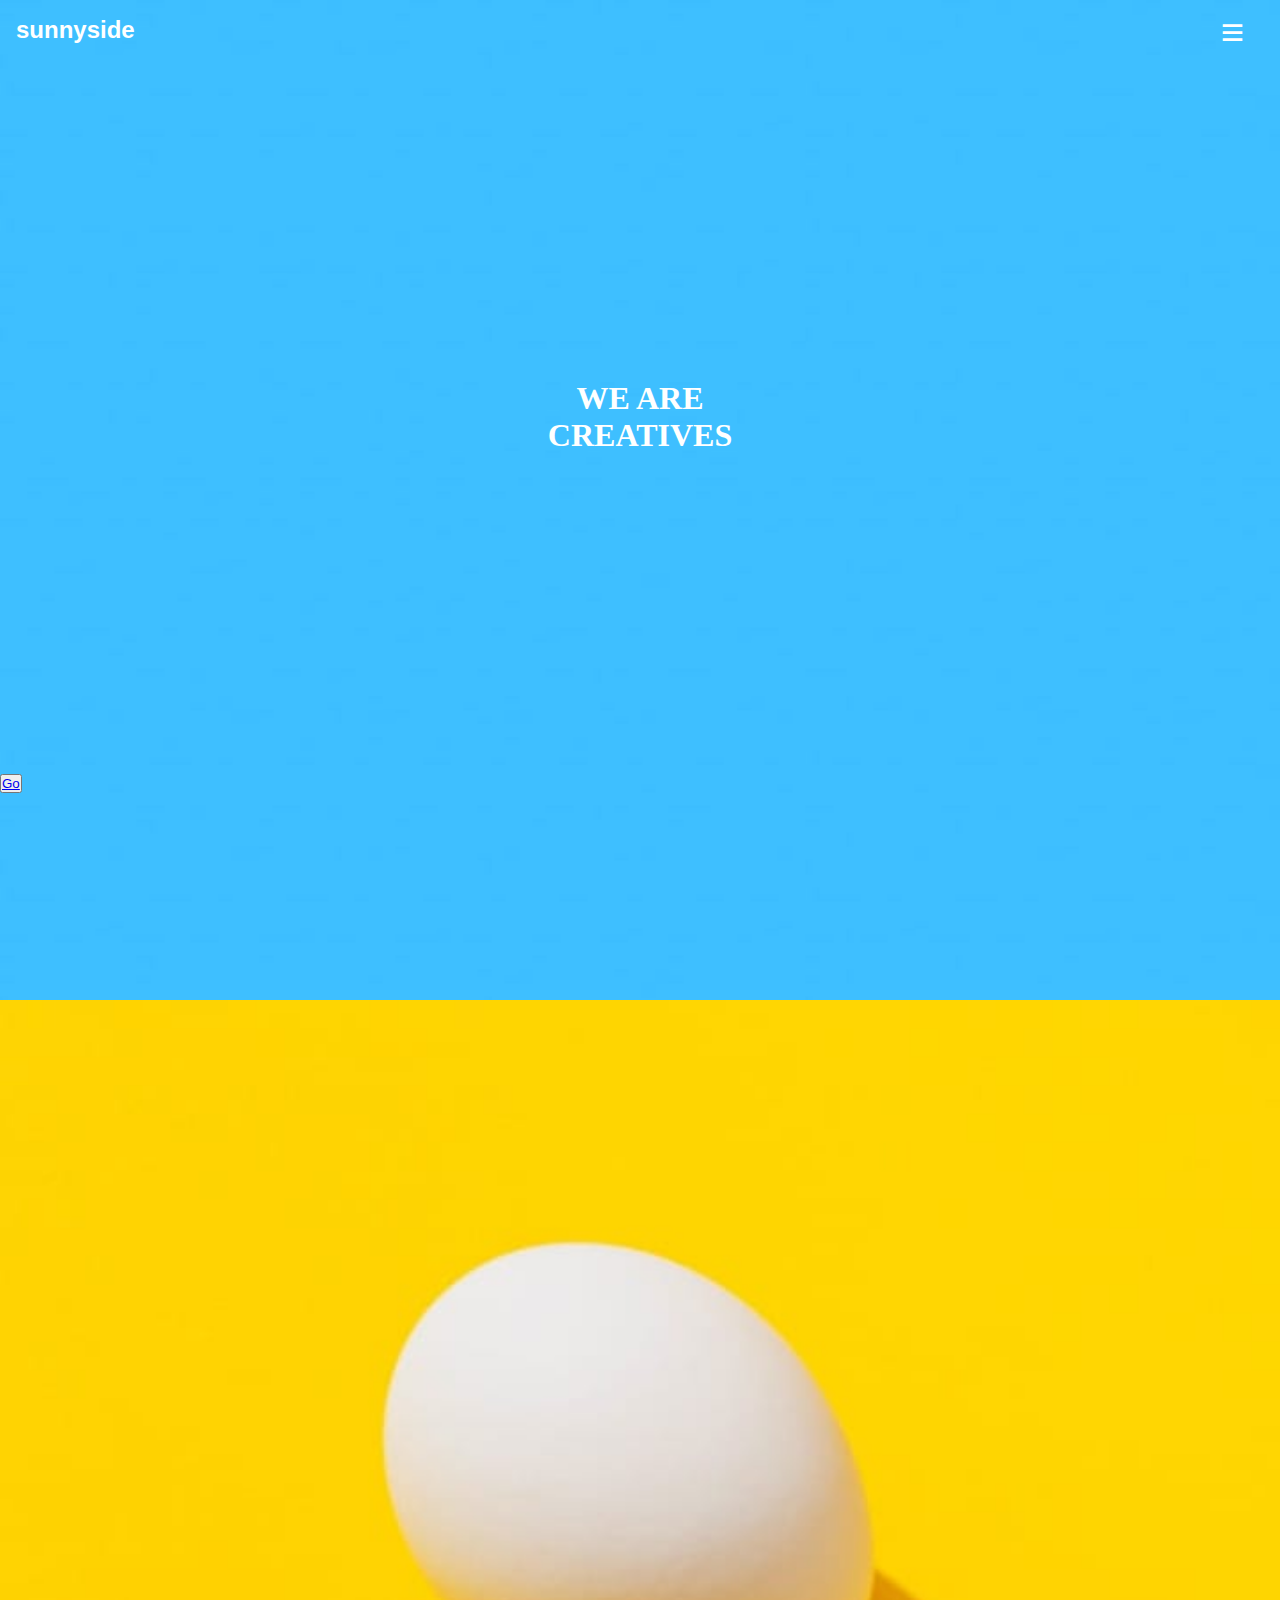
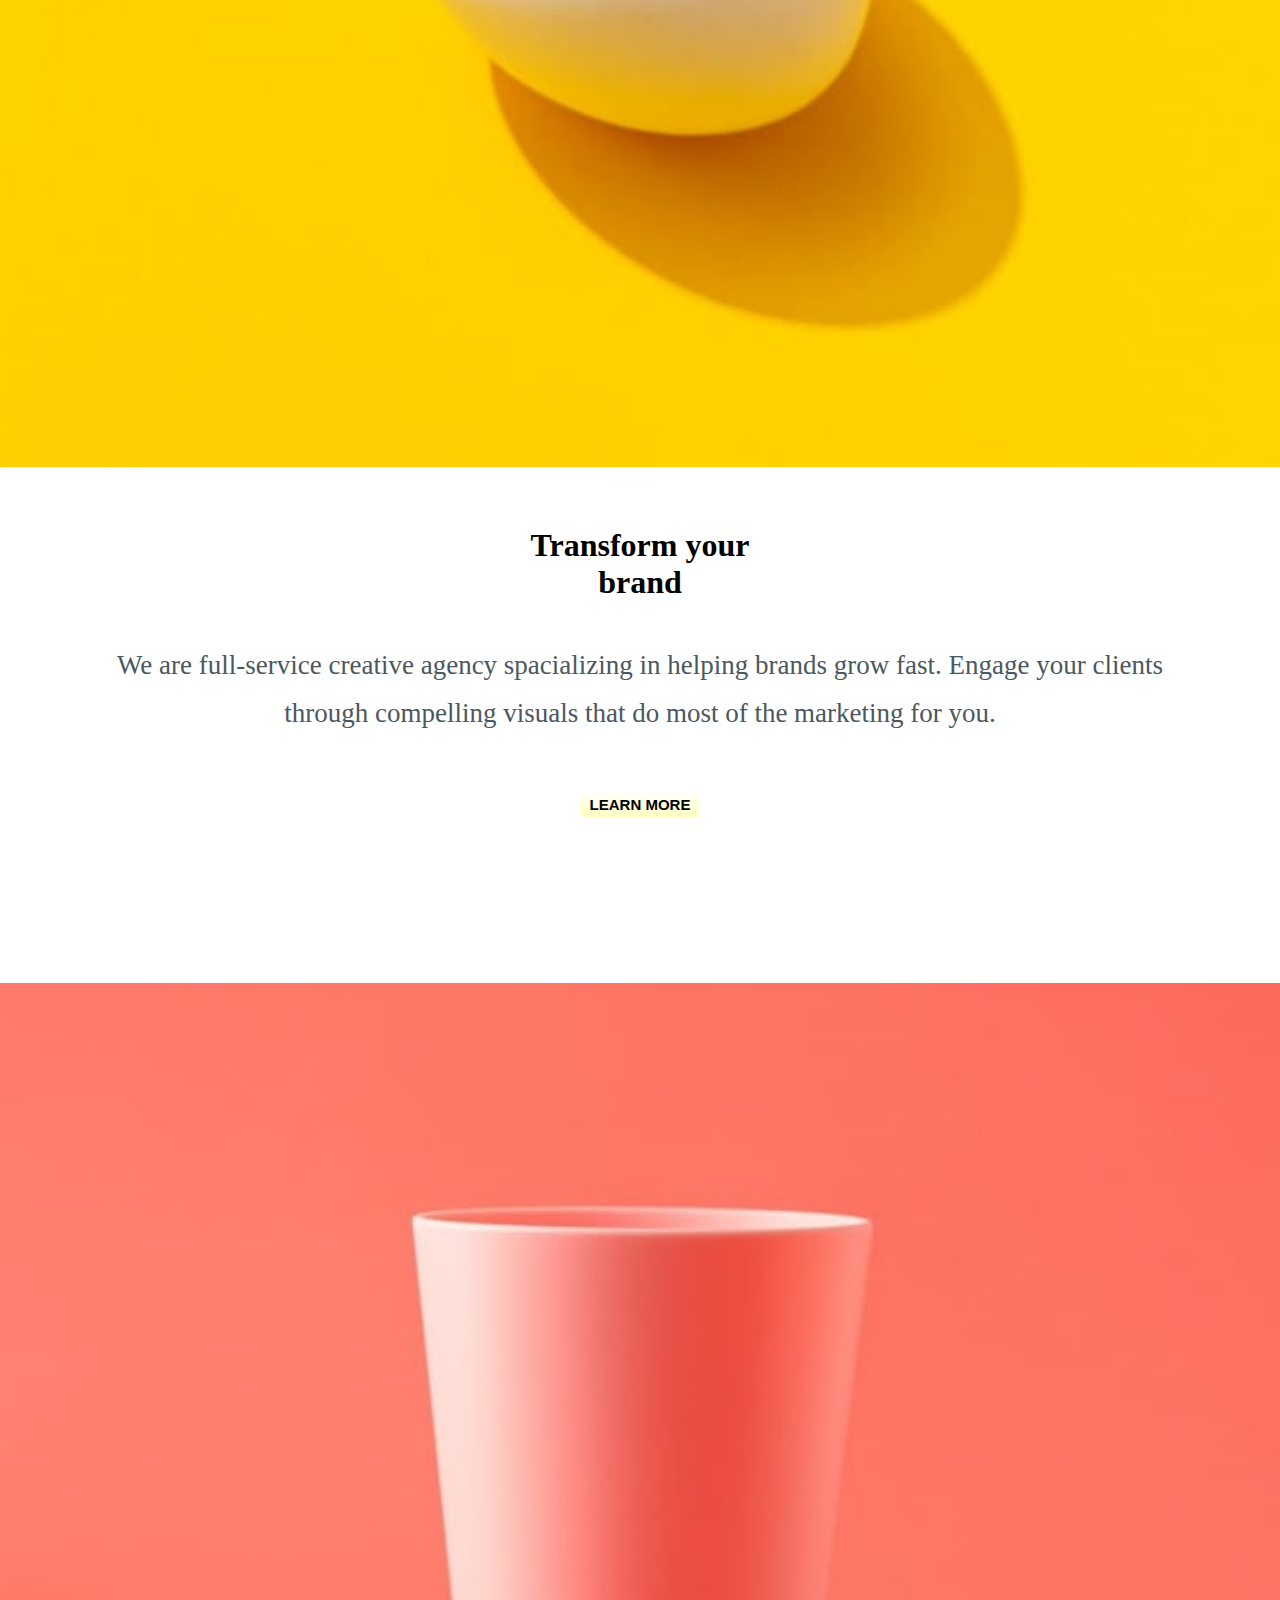
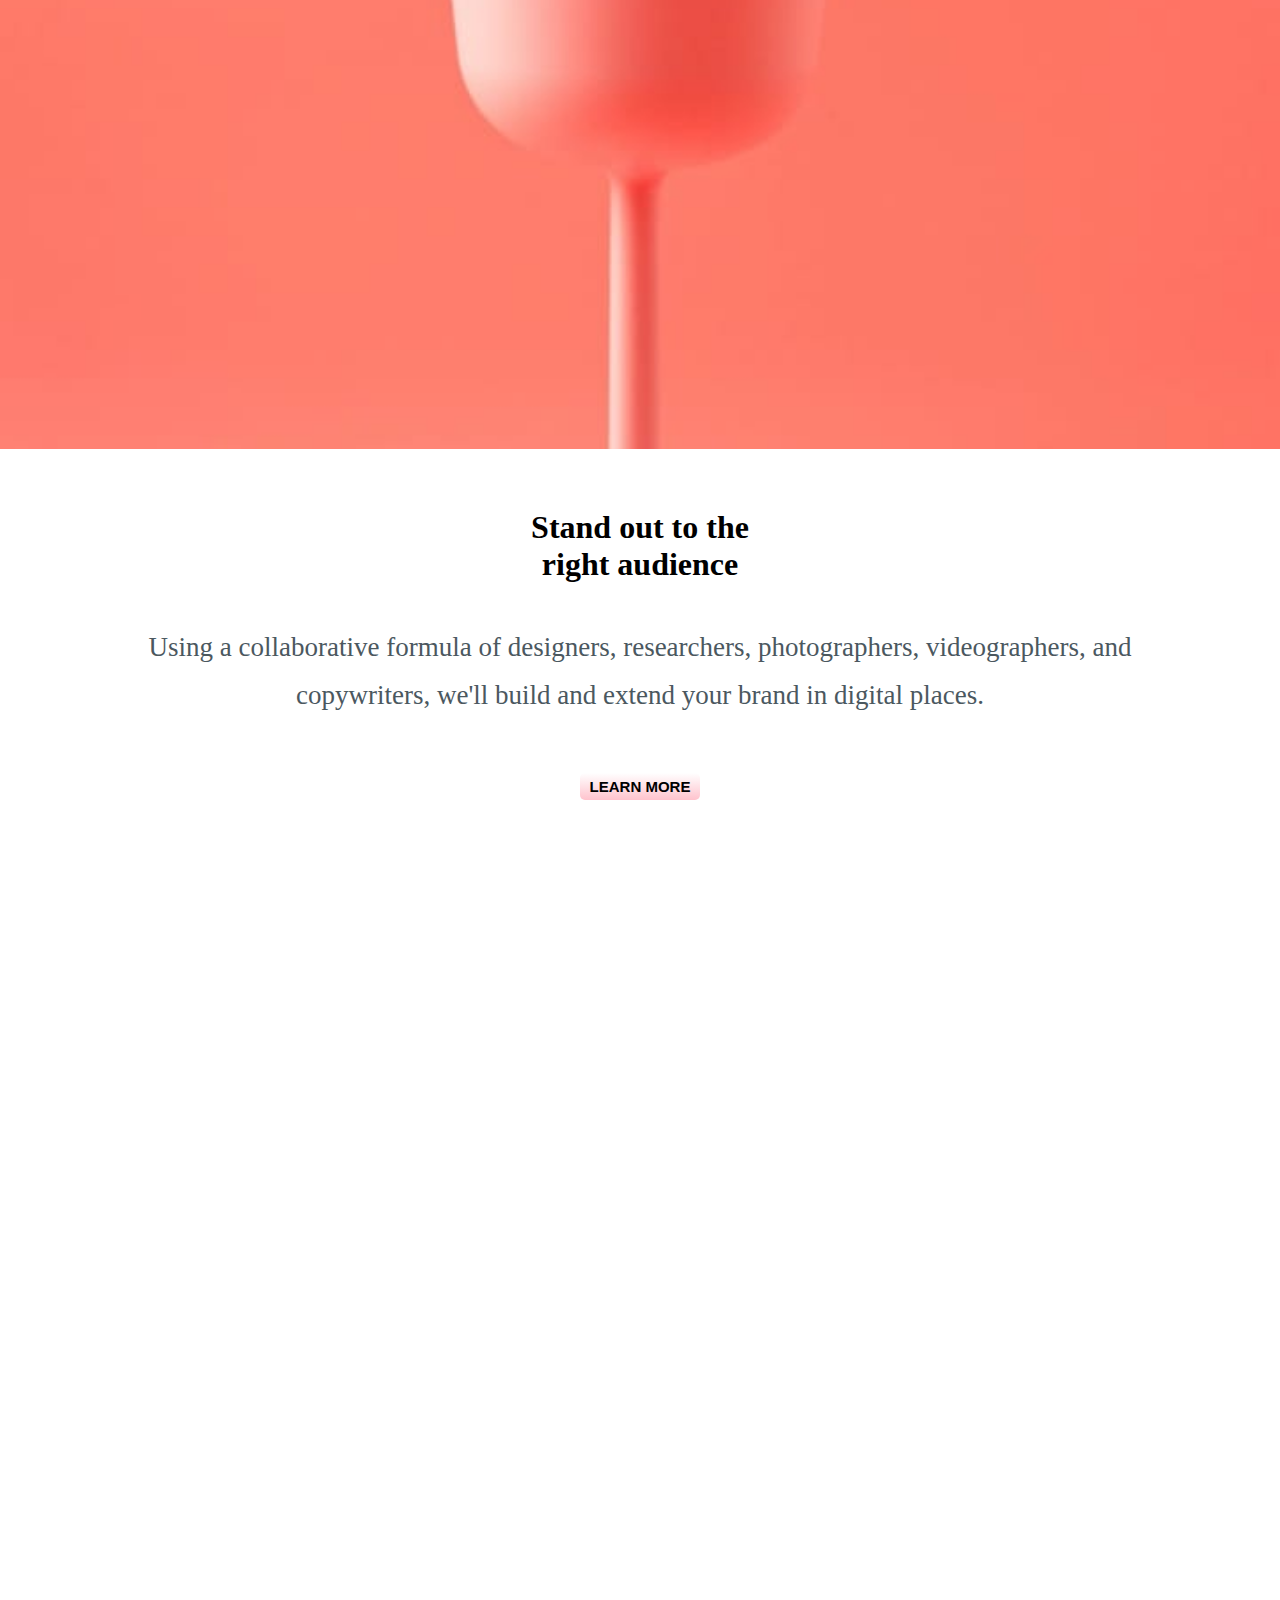
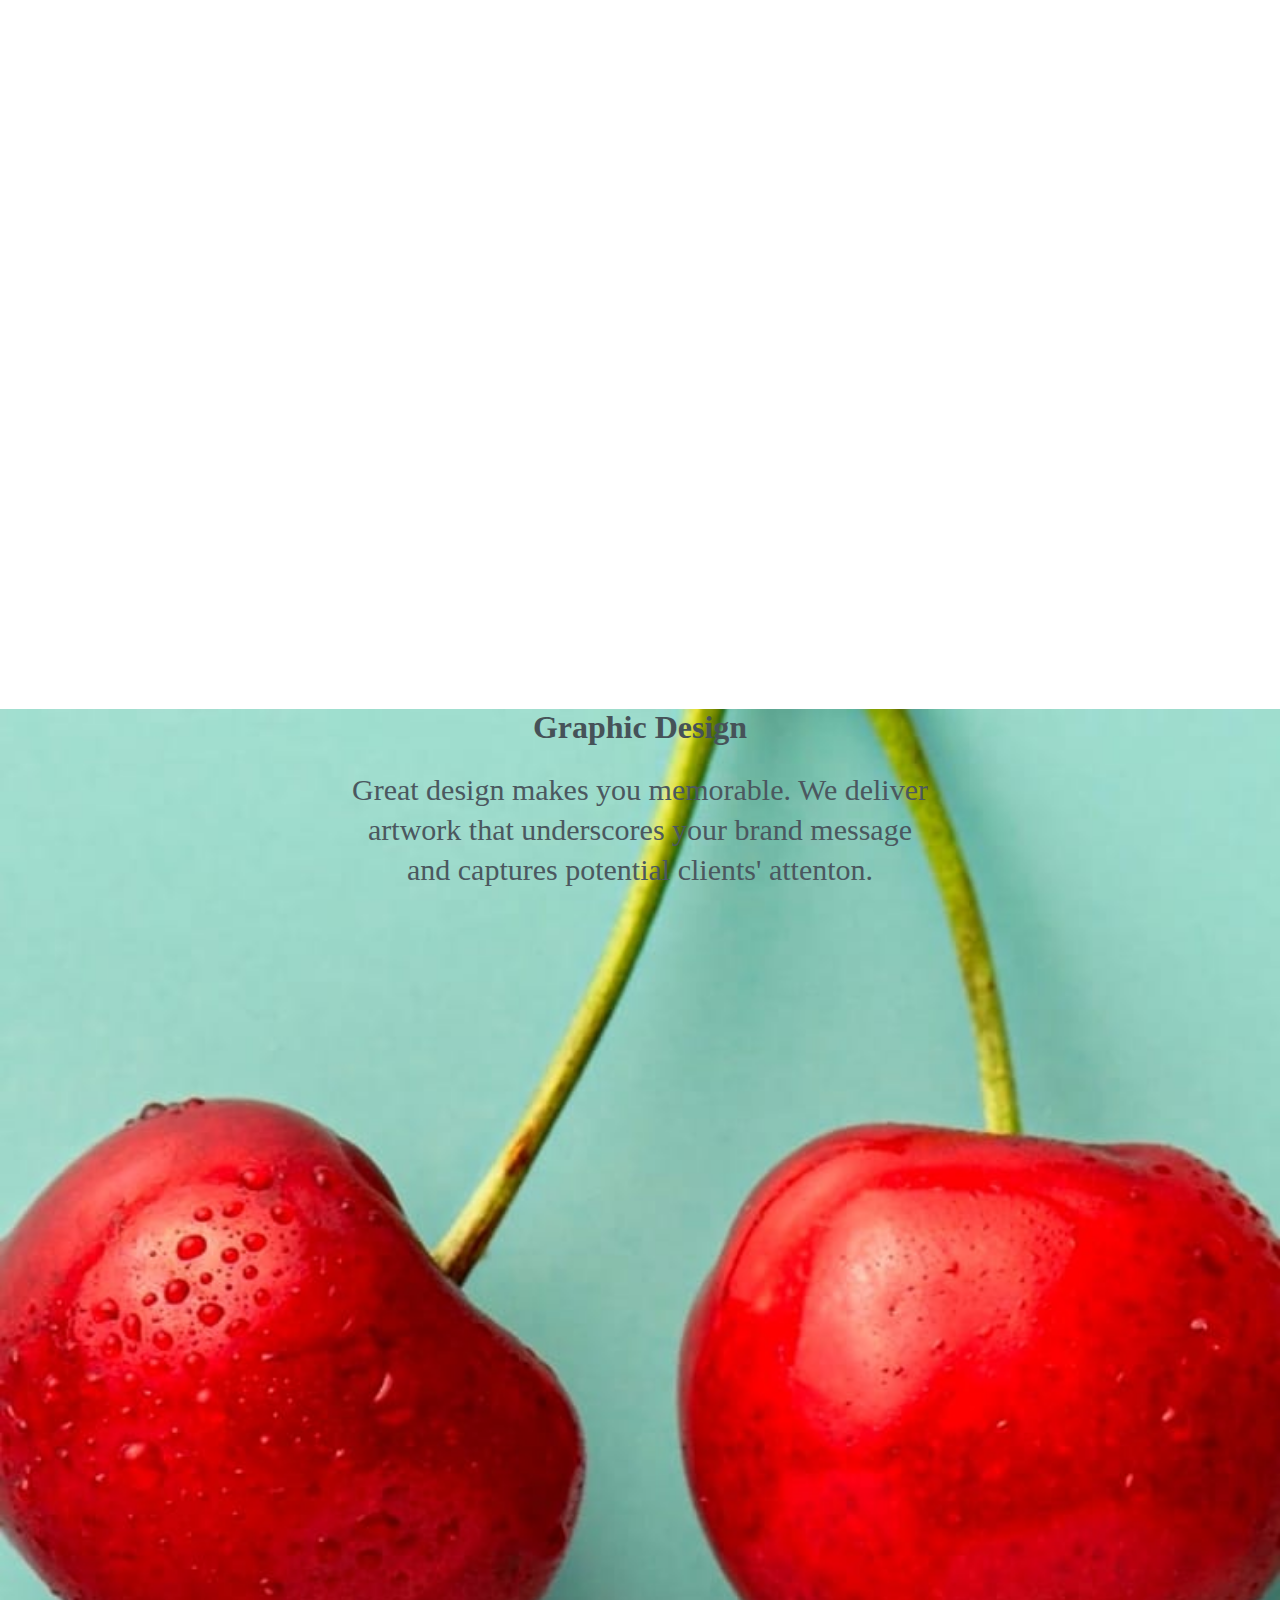
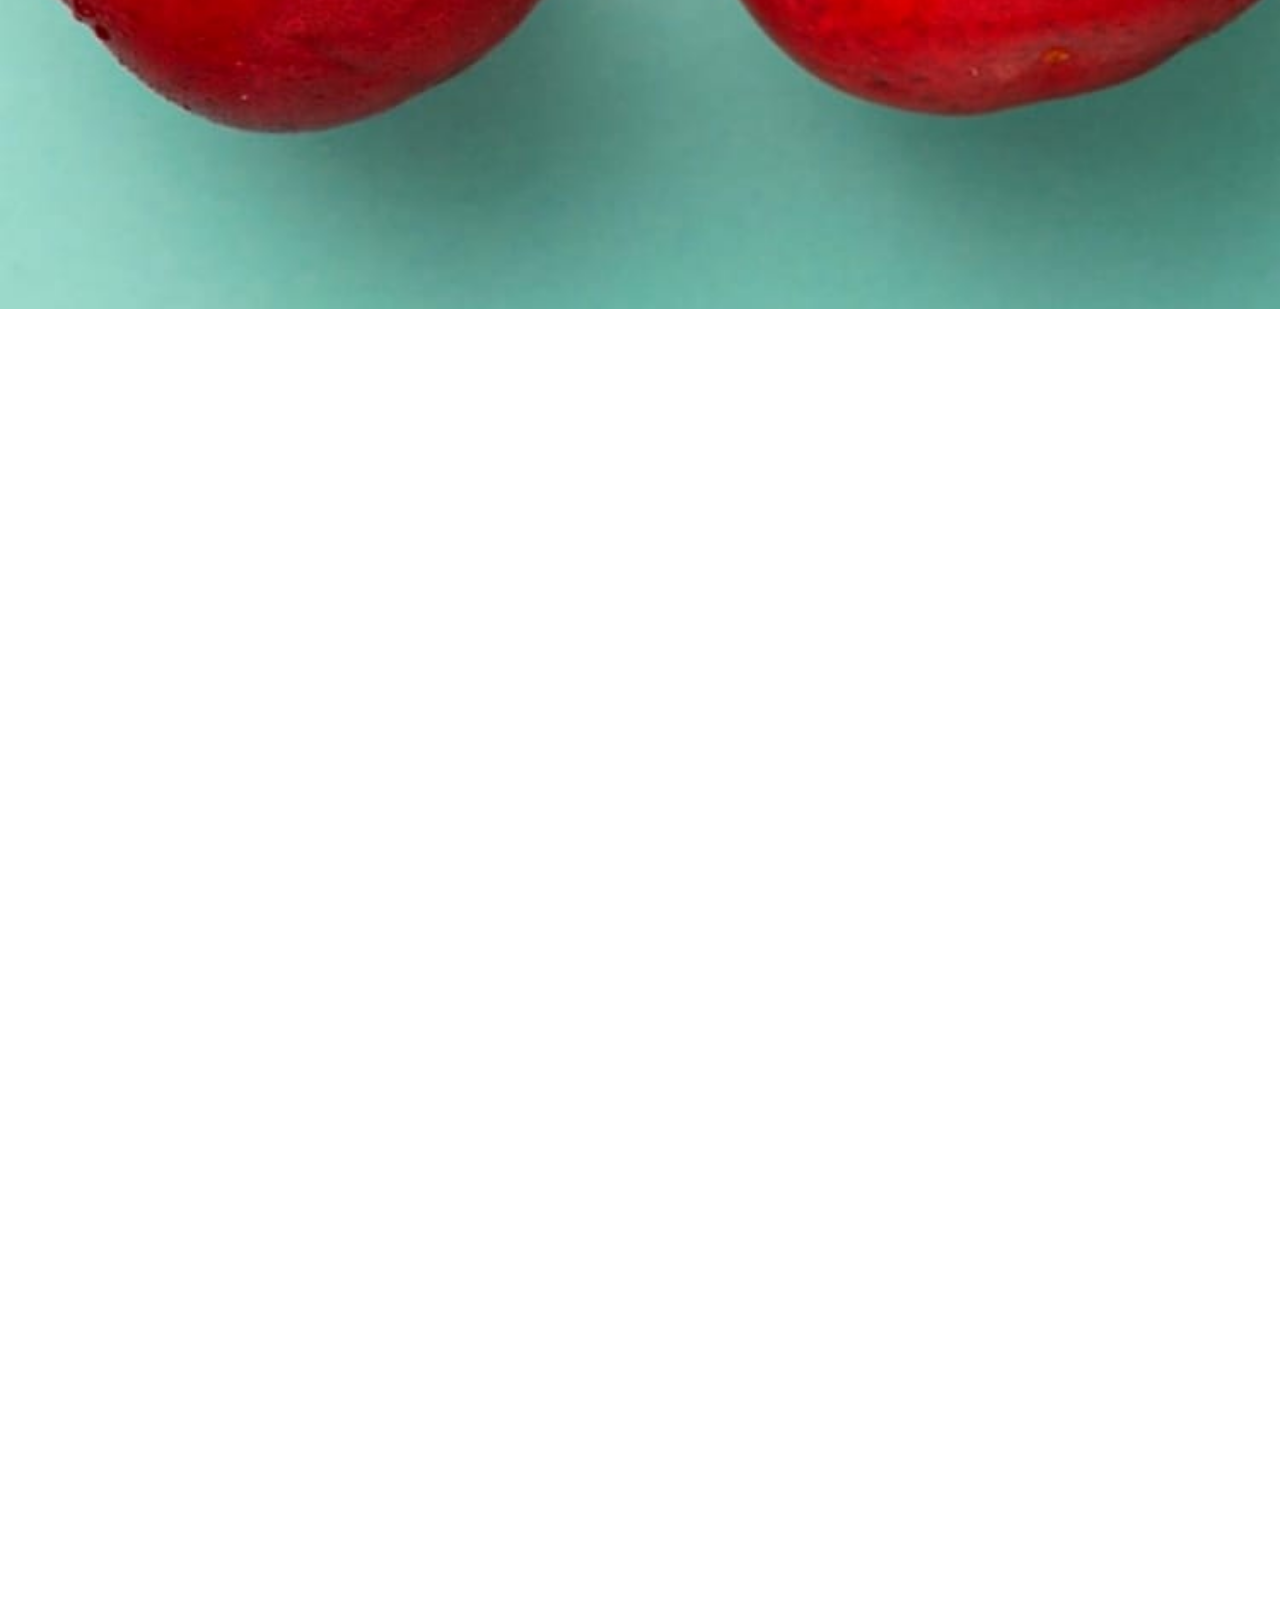
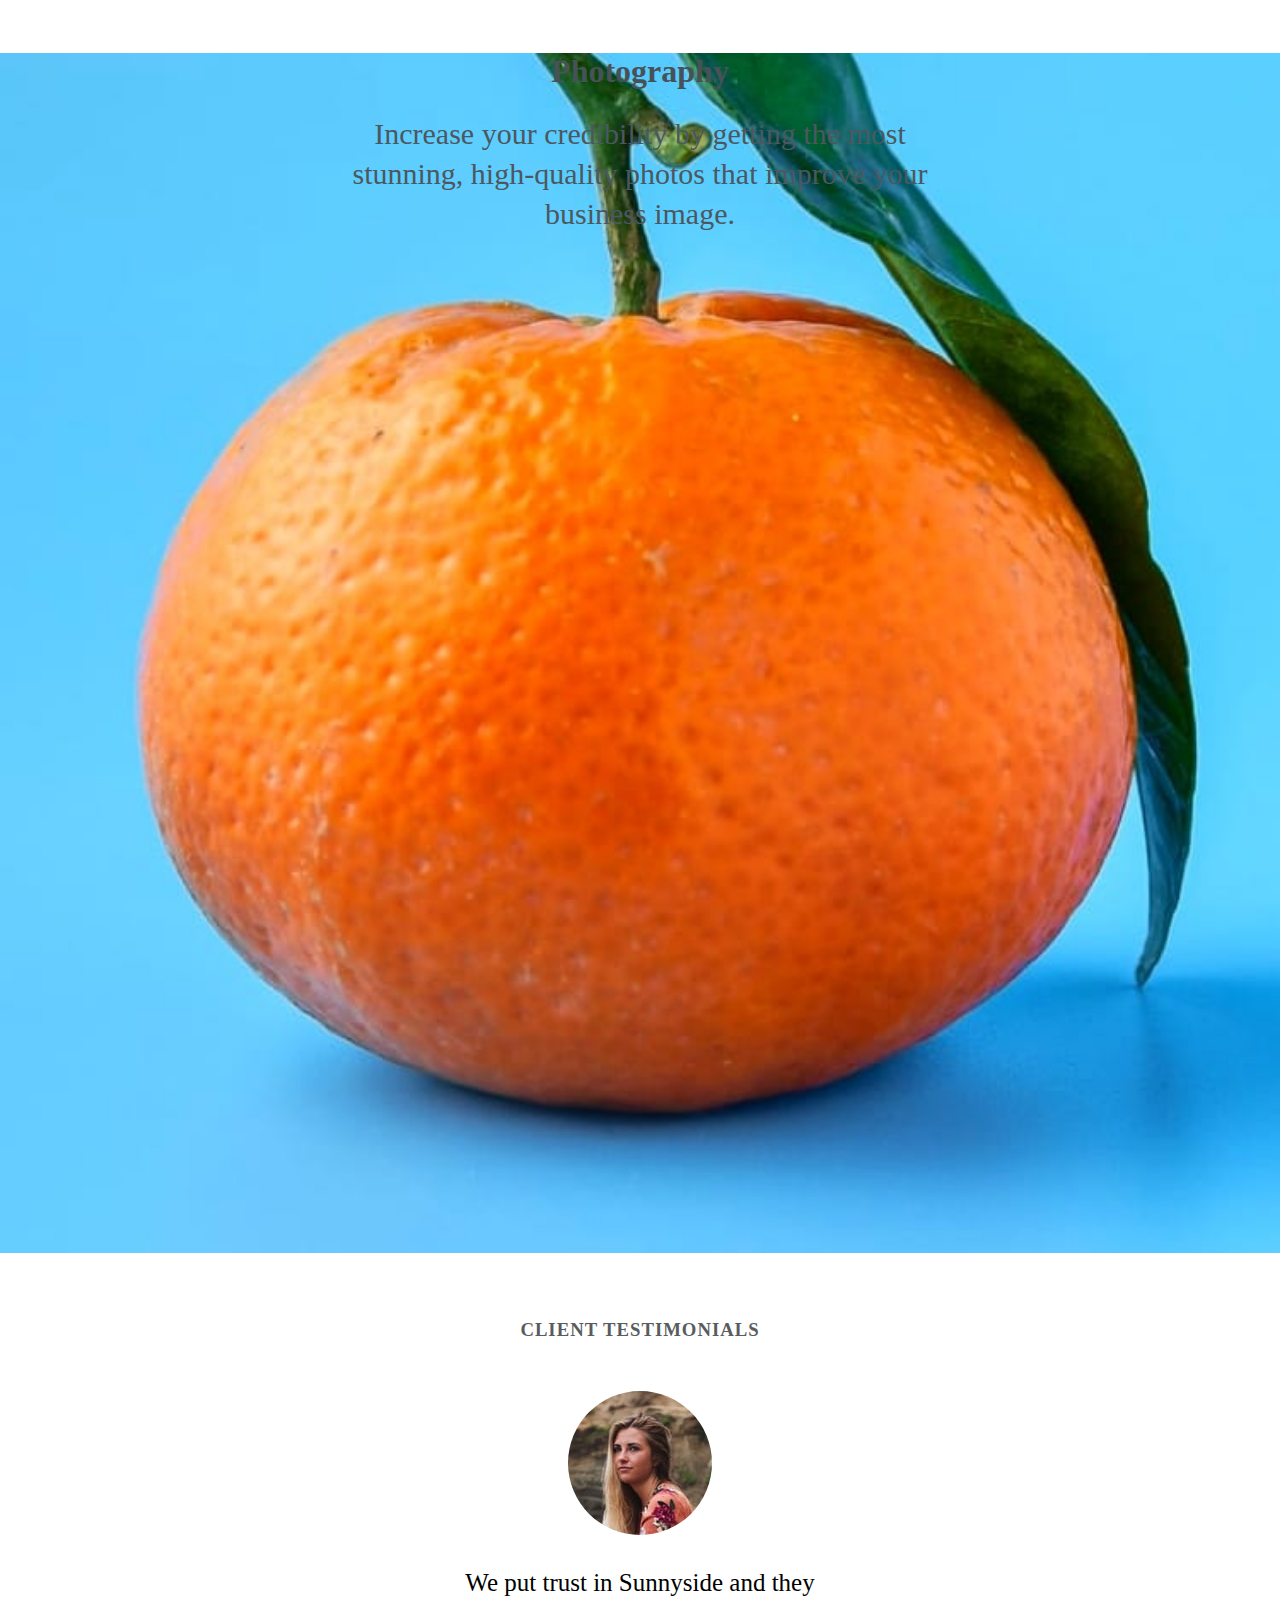
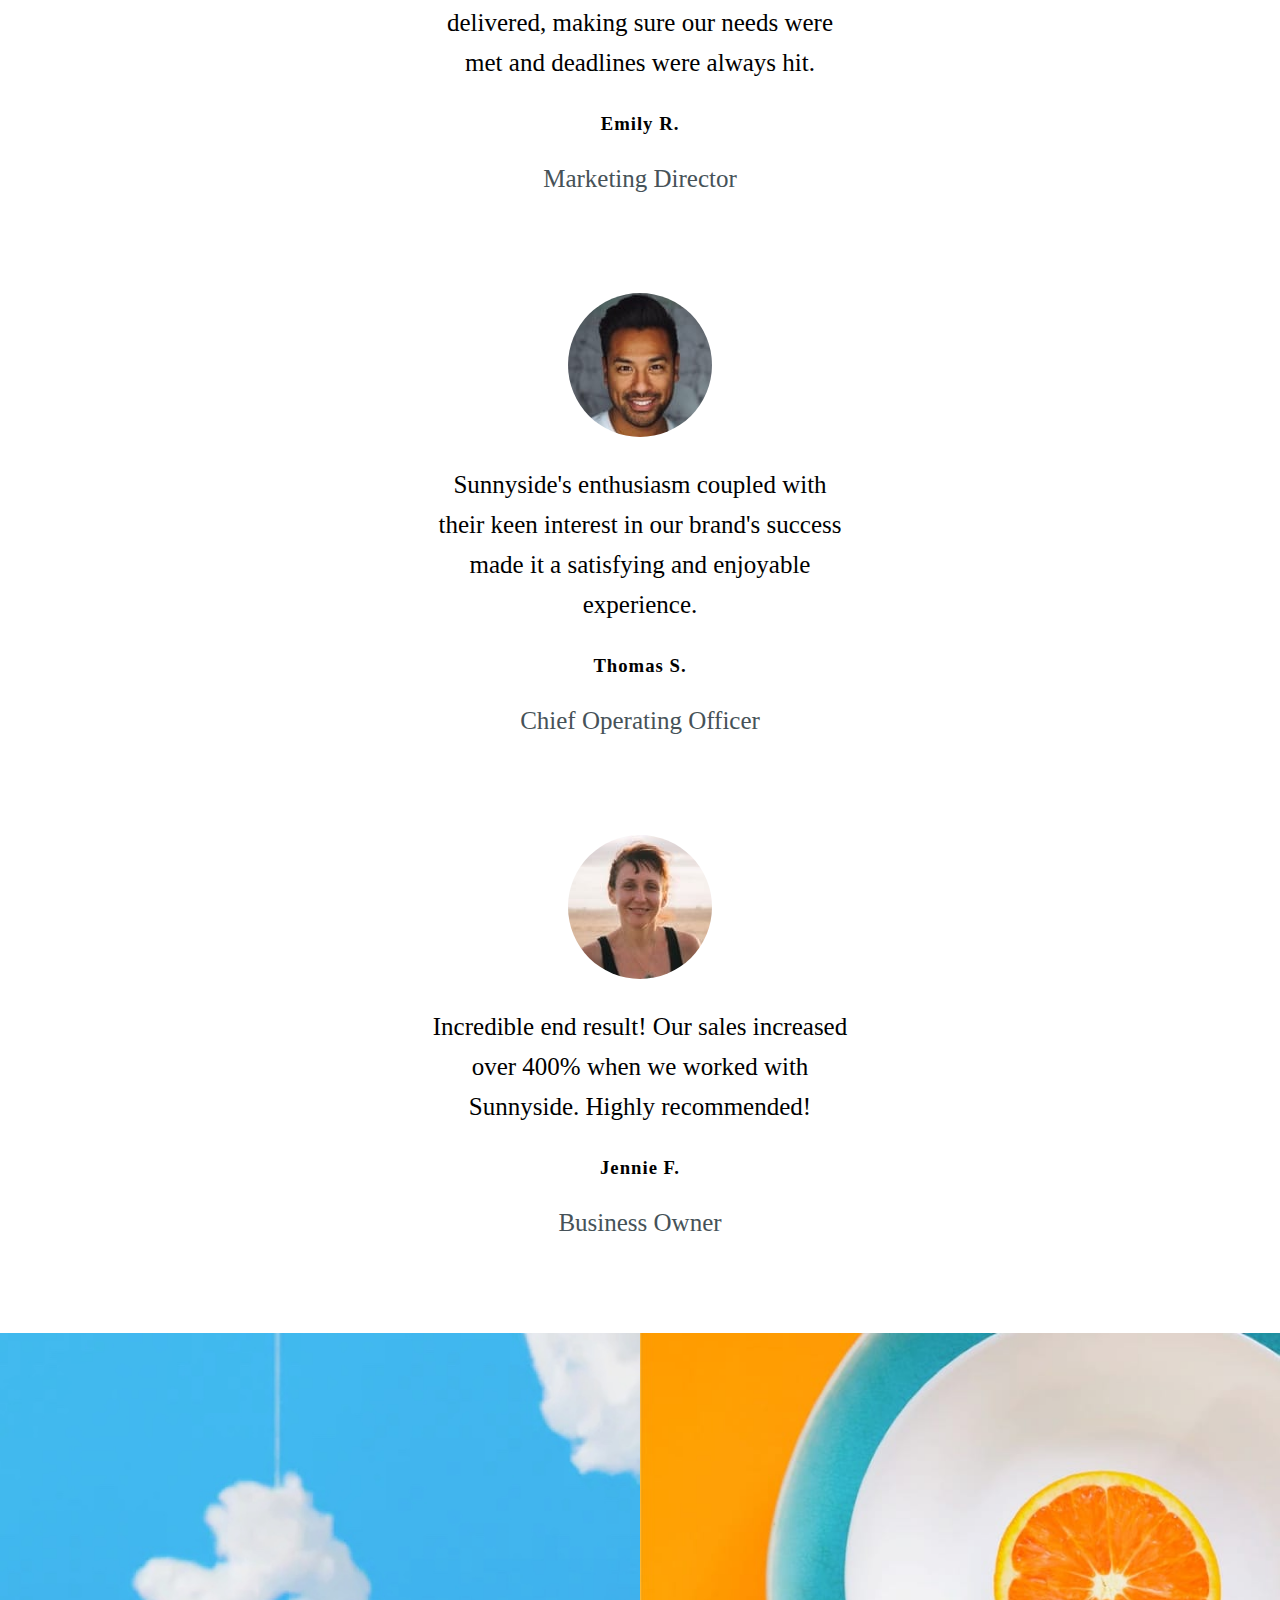
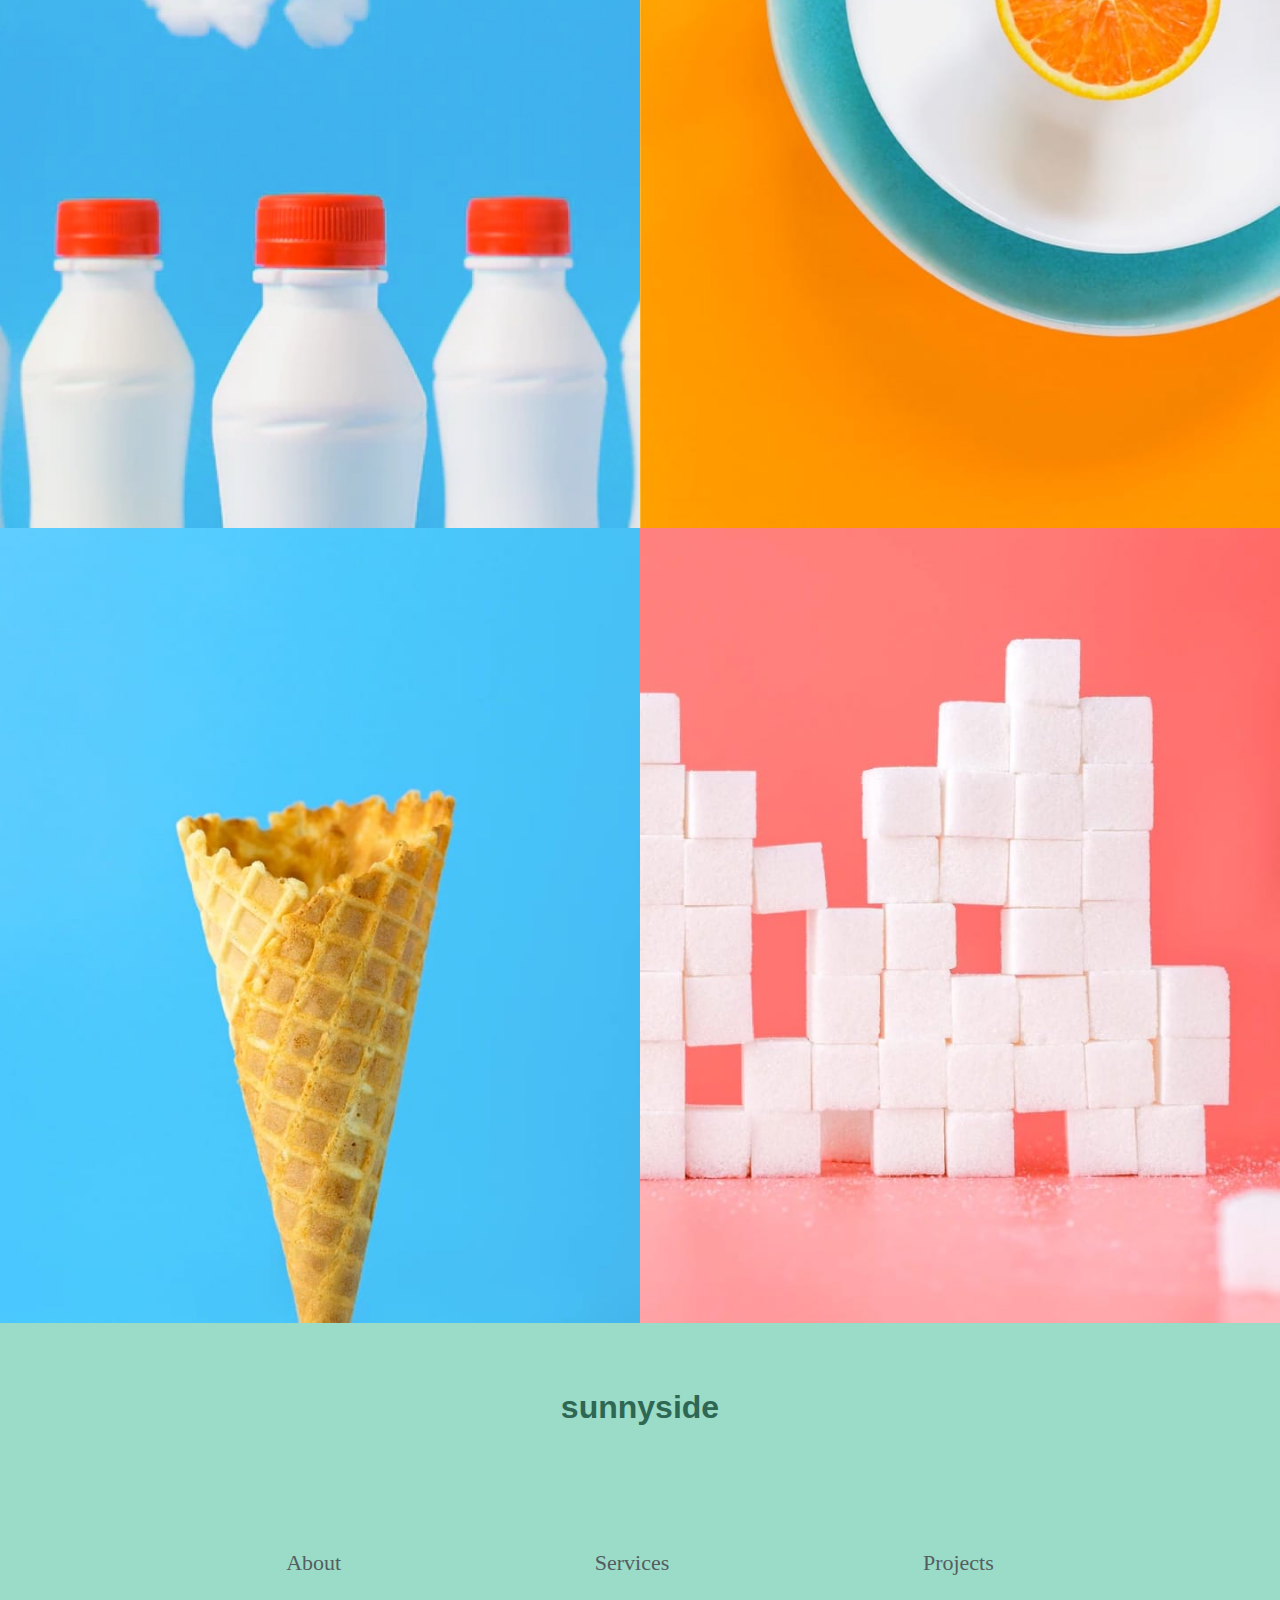
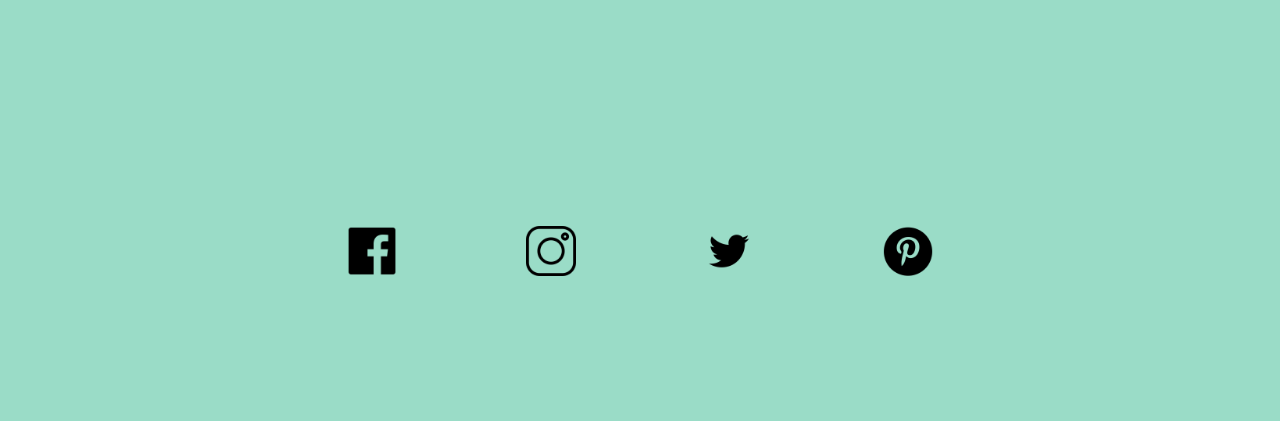
<file: index.html>
<!DOCTYPE html>
<html lang="en">

<head>
    <meta charset="UTF-8">
    <meta http-equiv="X-UA-Compatible" content="IE=edge">
    <meta name="viewport" content="width=device-width, initial-scale=1.0">
    <link rel="stylesheet" href="style.css">
    <title>Document</title>
</head>

<body>
    <header>
        <h2>sunnyside</h2>
        <nav class="links">
            <a href="#">About</a>
            <a href="#">Services</a>
            <a href="#">Projects</a>
            <button class="contact">CONTACT</button>
            <button class="close-btn nav-btn">X</button>
        </nav>
        <button class="open-btn nav-btn">≡</button>
        <h1 class="creatives">WE ARE CREATIVES</h1>

        <button>
            <a href="./index1.html">Go</a>
        </button>
    </header>

    <div class="main">
        <div class="img">
            <img src="./images/desktop/image-transform.jpg" alt="">
        </div>

        <div class="primary brand">
            <h1>Transform your brand</h1>
            <p>
                We are full-service creative agency spacializing in
                helping brands grow fast. Engage your clients through
                compelling visuals that do most of the marketing for you.
            </p>
            <div class="div">
                <button class="lm-1">LEARN MORE</button>
            </div>
        </div>
    </div>

    <div class="main1">
        <div class="img">
            <img src="./images/desktop/image-stand-out.jpg" alt="">
        </div>

        <div class="primary stand">
            <h1>Stand out to the right audience</h1>
            <p>
                Using a collaborative formula of designers, researchers,
                photographers, videographers, and copywriters, we'll
                build and extend your brand in digital places.
            </p>
            <div class="div">
                <button class="lm-2">LEARN MORE</button>
            </div>
        </div>
    </div>


    <div class="main2">
        <div class="primary graphic">
            <div class="text">
                <h1>Graphic Design</h1>
                <p>
                    Great design makes you memorable. We deliver
                    artwork that underscores your brand message
                    and captures potential clients' attenton.
                </p>
            </div>
        </div>

        <div class="primary photo">
            <div class="text">
                <h1>Photography</h1>
                <p>
                    Increase your credibility by getting the most
                    stunning, high-quality photos that improve your
                    business image.
                </p>
            </div>
        </div>
    </div>
    <!-- </div> -->

    <section class="client-section">
        <h3>CLIENT TESTIMONIALS</h3>
        <div class="main-div1">
            <div class="baby emily-div">
                <img src="./images/image-emily.jpg" alt="Emily R.">
                <p class="testimony">
                    We put trust in Sunnyside and they
                    delivered, making sure our needs were met
                    and deadlines were always hit.
                </p>
                <h3>Emily R.</h3>
                <p class="role">Marketing Director</p>
            </div>
            <div class="baby thomas-div">
                <img src="./images/image-thomas.jpg" alt="Thomas S.">
                <p class="testimony">
                    Sunnyside's enthusiasm coupled with their
                    keen interest in our brand's success made it
                    a satisfying and enjoyable experience.
                </p>
                <h3>Thomas S.</h3>
                <p class="role">Chief Operating Officer</p>
            </div>
            <div class="baby jennie-div">
                <img src="./images/image-jennie.jpg" alt="Jennie F.">
                <p class="testimony">
                    Incredible end result! Our sales increased
                    over 400% when we worked with Sunnyside.
                    Highly recommended!
                </p>
                <h3>Jennie F.</h3>
                <p class="role">Business Owner</p>
            </div>
        </div>
    </section>

    <div class="main-div">
        <img src="./images/desktop/image-gallery-milkbottles.jpg" alt="Milk Bootles">
        <img src="./images/desktop/image-gallery-orange.jpg" alt="Orange">
        <img src="./images/desktop/image-gallery-cone.jpg" alt="Cone">
        <img src="./images/desktop/image-gallery-sugarcubes.jpg" alt="Sugar Cubes">
    </div>


    <footer>
        <h1>sunnyside</h1>
        <div class="footer-link">
            <a href="#">About</a>
            <a href="#">Services</a>
            <a href="#">Projects</a>
        </div>
        <img src="./images/facebook.png" class="fb" alt="Facebook">
        <img src="./images/instagram.png" alt="Instagram">
        <img src="./images/twitter.png" alt="Twitter">
        <img src="./images/pinterest.png" alt="Pinterest">
    </footer>

    <script>
        const openBtn = document.querySelector(".open-btn");
        const closeBtn = document.querySelector(".close-btn");
        const navbar = document.querySelector(".links");

        openBtn.addEventListener("click", () => {
            navbar.classList.toggle("responsive-nav");
            openBtn.style.visibility = "hidden"
        });

        closeBtn.addEventListener("click", () => {
            navbar.classList.toggle("responsive-nav");
            openBtn.style.visibility = "visible"
        });
    </script>
</body>

</html>
</file>
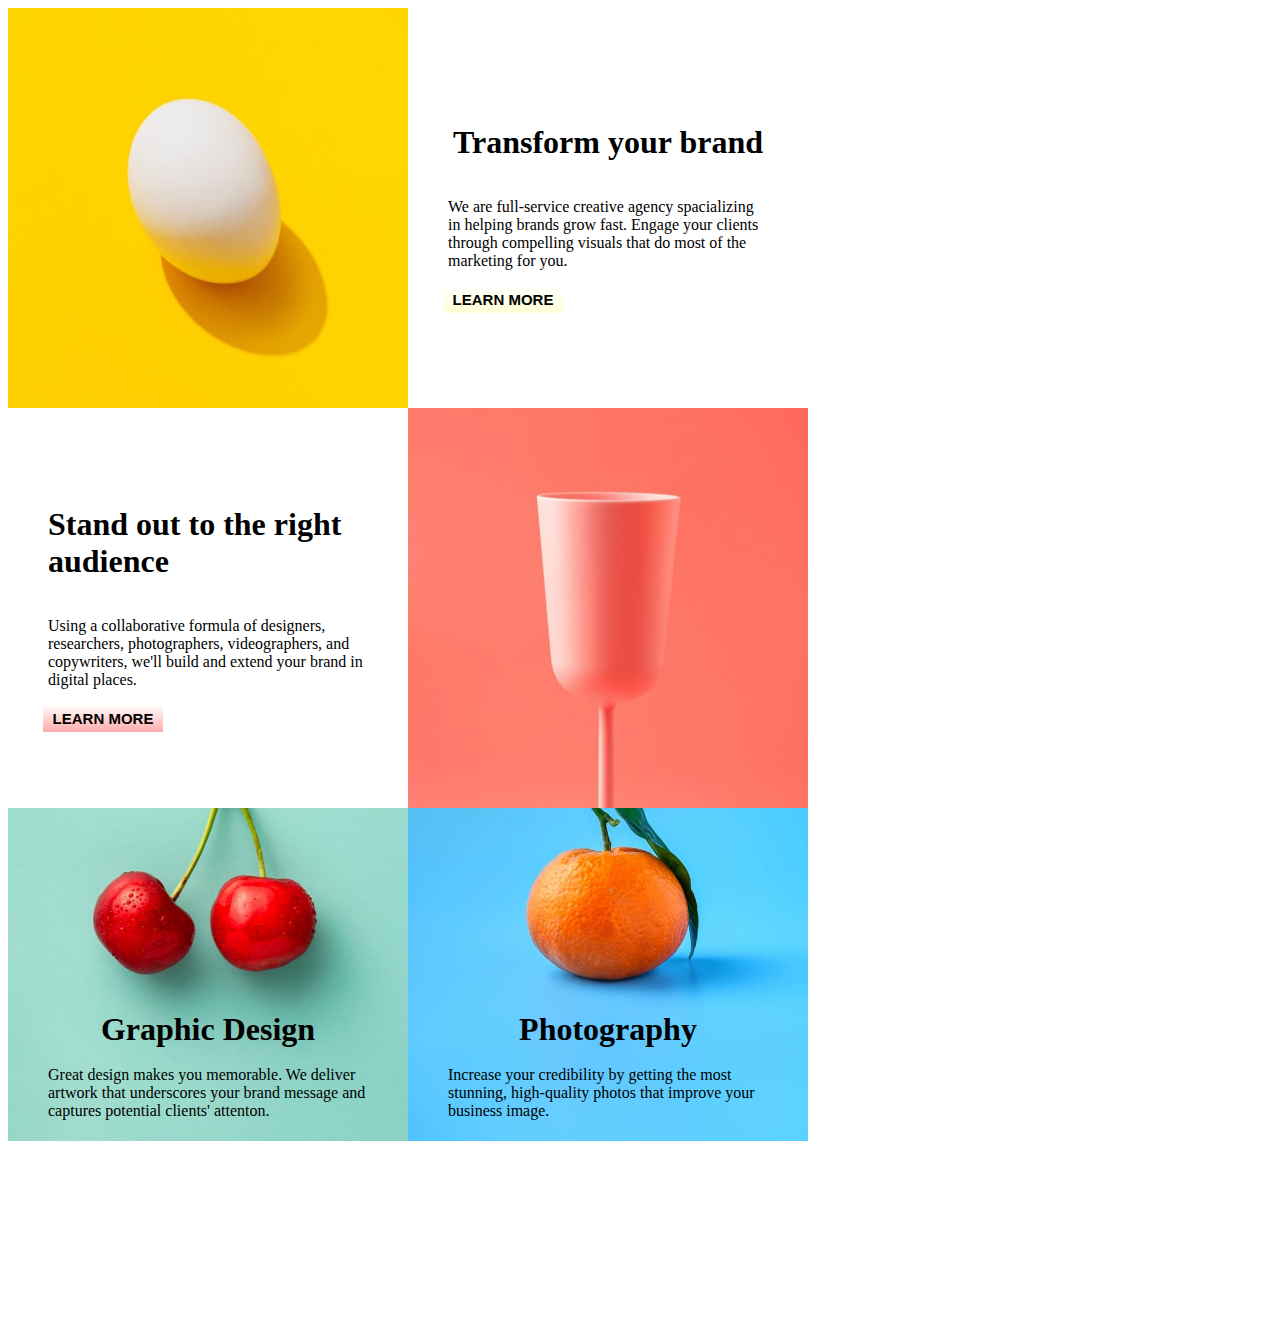
<file: index1.html>
<!DOCTYPE html>
<html lang="en">

<head>
    <meta charset="UTF-8">
    <meta http-equiv="X-UA-Compatible" content="IE=edge">
    <meta name="viewport" content="width=device-width, initial-scale=1.0">
    <link rel="stylesheet" href="./style1.css">
    <title>Document</title>
</head>

<body>
    <div class="main">
        <div class="img">
            <img src="./images/desktop/image-transform.jpg" alt="">
        </div>

        <div class="primary brand">
            <h1>Transform your brand</h1>
            <p>
                We are full-service creative agency spacializing in
                helping brands grow fast. Engage your clients through
                compelling visuals that do most of the marketing for you.
            </p>
            <div class="div">
                <button class="lm-1">LEARN MORE</button>
            </div>
        </div>

        
        <div class="primary stand">
            <h1>Stand out to the right audience</h1>
            <p>
                Using a collaborative formula of designers, researchers,
                photographers, videographers, and copywriters, we'll
                build and extend your brand in digital places.
            </p> 
            <div class="div">
                <button class="lm-2">LEARN MORE</button>
            </div>
        </div>

        <div class="img">
            <img src="./images/desktop/image-stand-out.jpg" alt="">
        </div>

        <div class="primary graphic">
            <div class="text">
                <h1>Graphic Design</h1>
                <p>
                    Great design makes you memorable. We deliver
                    artwork that underscores your brand message
                    and captures potential clients' attenton.
                </p>
            </div>
        </div>

        <div class="primary photo">
            <div class="text">
                <h1>Photography</h1>
                <p>
                    Increase your credibility by getting the most
                    stunning, high-quality photos that improve your
                    business image.
                </p>
            </div>
        </div>
    </div>
</body>

</html>
</file>
<file: style.css>
* {
  margin: 0;
  padding: 0;
}

header {
  background-image: url("./images/mobile/image-header.jpg");
  height: 70vh;
  background-repeat: no-repeat;
  background-size: contain;
  background-size: 100%;
  width: 100%;
}

header > h2 {
  color: white;
  font-family: Verdana, Geneva, Tahoma, sans-serif;
  padding: 1rem;
}

nav {
  position: fixed;
  background-color: white;
  width: 85%;
  height: 50%;
  display: flex;
  flex-direction: column;
  justify-content: center;
  align-items: center;
  top: 1rem;
  right: 1.5rem;
  bottom: 0;
  gap: 1rem;
  transition: 1s;
  transform: translateY(-250vh);
}

.links a {
  text-decoration: none;
  color: #4b585f;
  font-size: 20px;
  font-weight: 600;
}

.contact {
  width: 40%;
  padding: 1rem;
  font-weight: 800;
  color: black;
  background-color: gold;
  outline: none;
  border: none;
  border-radius: 50px;
}

.responsive-nav {
  transform: none;
}

.nav-btn {
  visibility: visible;
}

.nav-btn {
  font-size: 30px;
  padding: 10px 20px;
  color: white;
  background-color: transparent;
  outline: none;
  border: none;
  cursor: pointer;
}

.open-btn {
  position: absolute;
  top: 0;
  right: 1rem;
  font-size: 40px;
}

.close-btn {
  background-color: gold;
  padding: 5px 10px;
  position: absolute;
  top: 0.5rem;
  right: 1rem;
  z-index: 5;
}

.creatives {
  margin: 25% auto;
  width: 12ch;
  color: white;
  text-align: center;
  align-items: center;
}

.main {
  display: flex;
  flex-direction: column;
}

.img {
  width: 100%;
}

.img > img {
  width: 100%;
  height: 100%;
}

.trans {
  background-image: url(./images/mobile/image-transform.jpg);
  background-repeat: no-repeat;
  background-size: contain;
  /* background-size: 100%; */
  /* width: 100%; */
  /* height: 15rem; */
}

.brand {
  text-align: center;
  padding: 1rem;
}

.brand h1 {
  width: 15ch;
  font-size: xx-large;
  margin: 0 auto;
  margin-block-start: 30px;
}

.brand p {
  font-size: 18px;
  margin-block-start: 20px;
  line-height: 1.6rem;
  color: #4b585f;
}

.brand button {
  outline: none;
  border: none;
  cursor: pointer;
  background: linear-gradient(-180deg, white, rgb(255, 255, 190));
  font-weight: bold;
  font-size: 15px;
  padding: 5px 10px;
  border-radius: 5px;
  margin-block-start: 30px;
  margin-block-end: 30px;
}

.standout {
  background-image: url(./images/mobile/image-stand-out.jpg);
  background-repeat: no-repeat;
  background-size: contain;
  background-size: 100%;
  height: 40vh;
}

.stand {
  text-align: center;
  padding: 1rem;
}

.stand h1 {
  width: 15ch;
  font-size: xx-large;
  margin: 0 auto;
  margin-block-start: 30px;
}

.stand p {
  font-size: 18px;
  margin-block-start: 20px;
  line-height: 1.6rem;
  color: #4b585f;
}

.stand button {
  outline: none;
  border: none;
  cursor: pointer;
  background: linear-gradient(-180deg, white, rgb(255, 195, 205));
  font-weight: bold;
  font-size: 15px;
  padding: 5px 10px;
  border-radius: 5px;
  margin-block-start: 30px;
  margin-block-end: 30px;
}

.graphic {
  background-image: url(./images/mobile/image-graphic-design.jpg);
  background-repeat: no-repeat;
  background-size: cover;
  background-size: 100%;
  height: 78vh;
  text-align: center;
}

.text {
  margin-block-start: 90%;
}

.graphic h1 {
  width: 15ch;
  color: #465258;
  font-size: xx-large;
  margin: 0 auto;
}

.graphic p {
  margin: 0 auto;
  margin-block-start: 10px;
  line-height: 1.6rem;
  color: #4b585f;
}

.photo {
  background-image: url(./images/mobile/image-photography.jpg);
  background-repeat: no-repeat;
  background-size: cover;
  background-size: 100%;
  height: 75vh;
  text-align: center;
}

.photo h1 {
  color: #465258;
  font-size: xx-large;
}

.photo p {
  margin: 0 auto;
  margin-block-start: 20px;
  line-height: 1.6rem;
  color: #4b585f;
}

.client-section {
  text-align: center;
  padding: 1rem;
}

.client-section h3 {
  letter-spacing: 1px;
  color: #595c5e;
  margin-block-start: 50px;
  margin-block-end: 30px;
}

.main-div1 {
  display: flex;
  flex-direction: column;
}

.baby {
  margin-block-end: 50px;
}

.baby img {
  border-radius: 50%;
  margin-block-start: 20px;
}

.testimony {
  margin-block-start: 30px;
}

.baby h3 {
  margin-block-start: 30px;
  margin-bottom: 0;
  color: black;
}

.role {
  margin-block-start: 10px;
  color: #465258;
}

.main-div {
  display: grid;
  grid-template-columns: repeat(2, 1fr);
  grid-template-rows: repeat(2, 1fr);
}

.main-div img {
  width: 100%;
}

footer {
  background-color: rgb(154, 220, 199);
  padding: 1rem;
  text-align: center;
}

footer h1 {
  font-family: Verdana, Geneva, Tahoma, sans-serif;
  color: rgb(46, 103, 83);
  padding-top: 50px;
}

.footer-link {
  margin: 20% 0;
}

.footer-link a {
  text-decoration: none;
  color: #555d61;
  font-size: 20px;
  padding: 0 3%;
}

footer img {
  width: 10%;
  padding: 20% 5%;
}

@media (min-width: 360px) {
  header {
    height: 75vh;
  }

  .trans {
    height: 17rem;
  }

  .graphic {
    height: 80vh;
  }

  .standout {
    height: 45vh;
  }
}

@media (min-width: 380px) {
  .graphic {
    height: 80vh;
  }
}

@media (min-width: 390px) {
  header {
    height: 62vh;
  }

  .graphic {
    height: 70vh;
  }
}

@media (min-width: 400px) {
  header {
    height: 89vh;
  }

  .trans {
    height: 20rem;
  }

  .standout {
    height: 50vh;
  }

  .graphic {
    height: 96vh;
  }

  .photo {
    height: 98vh;
  }
}

@media (min-width: 450px) {
  .standout {
    height: 58vh;
  }
}

@media (min-width: 480px) {
  header {
    height: 77vh;
  }

  .graphic {
    height: 86vh;
  }
}

@media (min-width: 500px) {
  header {
    height: 110vh;
  }

  .trans {
    height: 25rem;
  }

  .brand {
    height: 28rem;
  }

  .brand p {
    width: 90%;
    margin: 1.5rem auto;
    font-size: 25px;
    line-height: 2.5rem;
  }

  .brand button {
    margin-block-start: 0px;
  }

  .stand {
    height: 27rem;
  }

  .stand p {
    width: 90%;
    margin: 1.5rem auto;
    font-size: 25px;
    line-height: 2.5rem;
  }

  .stand button {
    margin-block-start: 0;
  }

  .graphic {
    height: 125vh;
  }

  .text {
    margin-block-start: 100%;
  }

  .graphic p {
    width: 39ch;
    margin: 1.5rem auto;
    font-size: 22px;
    line-height: 2.5rem;
  }

  .photo {
    height: 125vh;
  }

  .photo p {
    width: 39ch;
    margin: 1.5rem auto;
    font-size: 22px;
    line-height: 2.5rem;
  }

  .emily-div p {
    width: 32ch;
    margin: 1.5rem auto;
    font-size: 22px;
    line-height: 2rem;
  }

  .thomas-div p {
    width: 33ch;
    margin: 1.5rem auto;
    font-size: 22px;
    line-height: 2rem;
  }

  .jennie-div p {
    width: 35ch;
    margin: 1.5rem auto;
    font-size: 22px;
    line-height: 2rem;
  }
}

@media (min-width: 520px) {
  .trans {
    height: 25rem;
  }

  .standout {
    height: 68vh;
  }

  .graphic,
  .photo {
    height: 130vh;
  }

  .text {
    margin-block-start: 105%;
  }
}

@media (min-width: 580px) {
  header {
    height: 130vh;
  }

  .trans {
    height: 28rem;
  }

  .standout {
    height: 75vh;
  }

  .graphic,
  .photo {
    height: 146vh;
  }
}

@media (min-width: 650px) {
  header {
    height: 145vh;
  }

  .trans {
    height: 32rem;
  }

  .standout {
    height: 85vh;
  }

  .graphic,
  .photo {
    height: 160vh;
  }
}

@media (min-width: 700px) {
  header {
    height: 158vh;
  }

  .trans {
    height: 35rem;
  }

  .standout {
    height: 90vh;
  }

  .graphic,
  .photo {
    height: 177vh;
  }
}

@media (min-width: 750px) {
  header {
    height: 165vh;
  }

  .trans {
    height: 38rem;
  }

  .brand {
    height: 30rem;
  }

  .brand h1 {
    margin-block-start: 40px;
  }

  .brand p {
    margin-block-start: 40px;
    font-size: 27px;
    line-height: 3rem;
  }

  .brand button {
    margin-block-start: 30px;
  }

  .standout {
    height: 95vh;
  }

  .stand {
    height: 30rem;
  }

  .stand h1 {
    margin-block-start: 40px;
  }

  .stand p {
    margin-block-start: 40px;
    font-size: 27px;
    line-height: 3rem;
  }

  .stand button {
    margin-block-start: 30px;
  }

  .graphic,
  .photo {
    height: 177vh;
  }

  .emily-div p,
  .thomas-div p,
  .jennie-div p {
    font-size: 25px;
    line-height: 2.5rem;
  }

  .footer-link {
    margin: 10% 0;
  }

  .footer-link a {
    text-decoration: none;
    color: #555d61;
    font-size: 22px;
    padding: 0 10%;
  }

  footer img {
    width: 4%;
    padding: 10% 5%;
  }
}

@media (min-width: 768px) {
  header {
    height: 1000px;
  }

  .standout {
    height: 580px;
  }

  .graphic,
  .photo {
    height: 1200px;
  }

  .graphic p,
  .photo p {
    font-size: 30px;
  }
}

@media (min-width: 800px) {
}
</file>
<file: style1.css>
.main {
  display: grid;
  grid-template-columns: repeat(2, 1fr);
  width: 800px;
  height: 1150px;
}

.main > .img {
  width: 100%;
  display: flex;
  justify-content: center;
  align-items: center;
}

.main > .img > img {
  width: 400px;
  height: 400px;
}

.primary {
  display: flex;
  flex-direction: column;
  justify-content: center;
  align-items: center;
  padding: 0 40px;
}

.div > button {
  transform: translateX(-105px);
  cursor: pointer;
  font-size: 15px;
  font-weight: bold;
}

.lm-1 {
  background: linear-gradient(180deg, white, rgb(255, 255, 212));
  border: none;
  padding: 5px 10px;
}

.lm-2 {
  background: linear-gradient(180deg, white, rgb(255, 171, 171));
  border: none;
  padding: 5px 10px;
}

.graphic {
  background: url(./images/desktop/image-graphic-design.jpg);
}

.photo {
  background: url(./images/desktop/image-photography.jpg);
}

.text {
  display: flex;
  flex-direction: column;
  justify-content: center;
  align-items: center;
  padding-top: 90px;
  margin-top: 20px;
}

.graphic,
.photo {
  height: 400px;
  background-size: contain;
  background-repeat: no-repeat;
  background-position-x: center;
  object-fit: contain;
  padding-bottom: 130px;
}

.text > p {
  margin-top: -3px;
}
</file>
